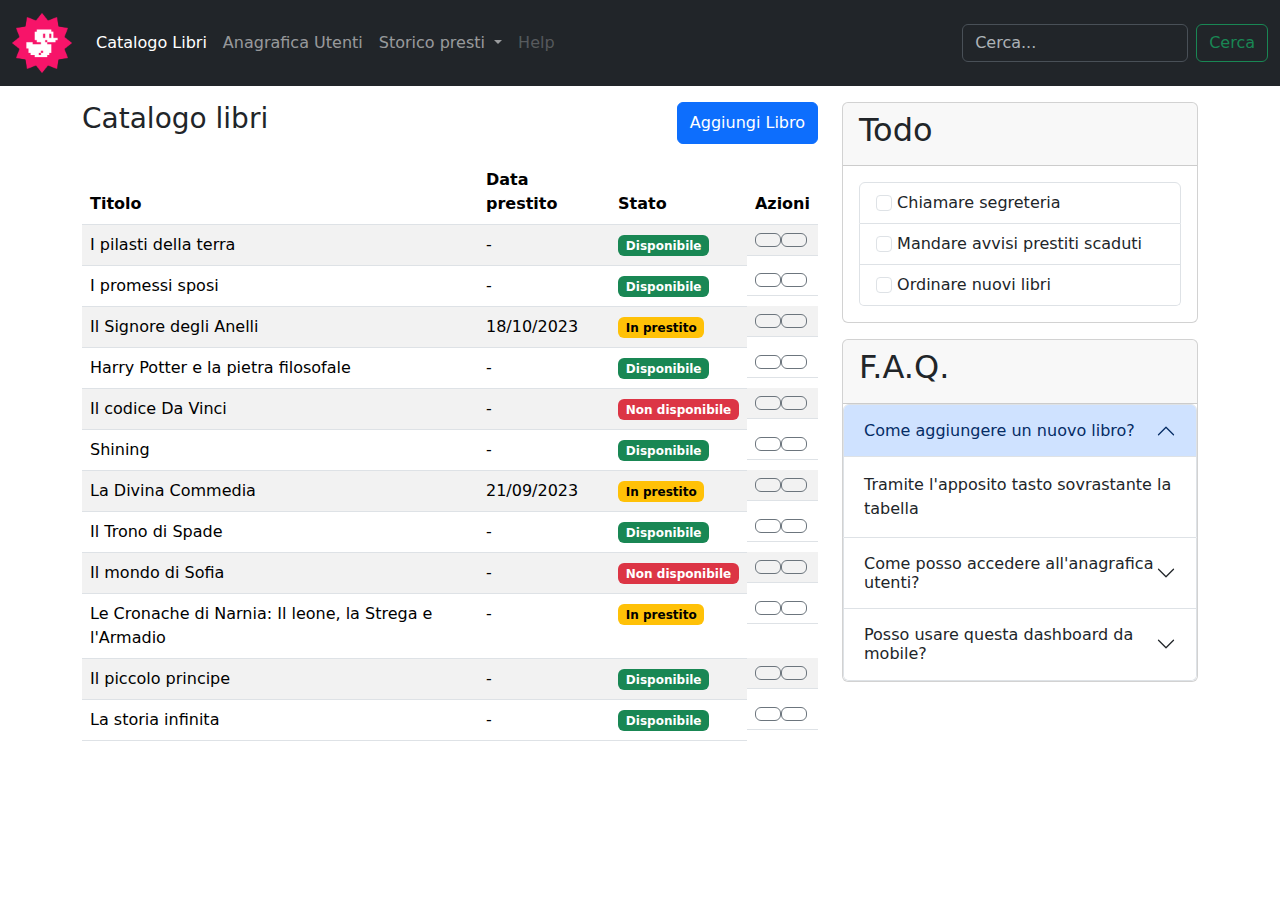
<file: index.html>
<!DOCTYPE html>
<html lang="en">
<head>
    <meta charset="UTF-8">
    <meta name="viewport" content="width=device-width, initial-scale=1.0">

    <link href="https://cdn.jsdelivr.net/npm/bootstrap@5.3.3/dist/css/bootstrap.min.css" rel="stylesheet" integrity="sha384-QWTKZyjpPEjISv5WaRU9OFeRpok6YctnYmDr5pNlyT2bRjXh0JMhjY6hW+ALEwIH" crossorigin="anonymous">
    <script src="https://cdn.jsdelivr.net/npm/bootstrap@5.3.3/dist/js/bootstrap.bundle.min.js" integrity="sha384-YvpcrYf0tY3lHB60NNkmXc5s9fDVZLESaAA55NDzOxhy9GkcIdslK1eN7N6jIeHz" crossorigin="anonymous"></script>
    
    <link rel="stylesheet" href="https://cdnjs.cloudflare.com/ajax/libs/font-awesome/6.6.0/css/all.min.css" integrity="sha512-Kc323vGBEqzTmouAECnVceyQqyqdsSiqLQISBL29aUW4U/M7pSPA/gEUZQqv1cwx4OnYxTxve5UMg5GT6L4JJg==" crossorigin="anonymous" referrerpolicy="no-referrer" />

    <link rel="stylesheet" href="./css/style.css">


    <title>Libreria</title>
</head>
<body>

    <header>
        <nav class="navbar navbar-expand-lg bg-dark" data-bs-theme="dark">
            <div class="container-fluid">
              <a class="navbar-brand" href="#">
                <img src="./img/duck.png" alt="Duck">
              </a>
              <button class="navbar-toggler" type="button" data-bs-toggle="collapse" data-bs-target="#navbarSupportedContent" aria-controls="navbarSupportedContent" aria-expanded="false" aria-label="Toggle navigation">
                <span class="navbar-toggler-icon"></span>
              </button>
              <div class="collapse navbar-collapse" id="navbarSupportedContent">
                <ul class="navbar-nav me-auto mb-2 mb-lg-0">
                  <li class="nav-item">
                    <a class="nav-link active" aria-current="page" href="#">Catalogo Libri</a>
                  </li>
                  <li class="nav-item">
                    <a class="nav-link" href="#">Anagrafica Utenti</a>
                  </li>
                  <li class="nav-item dropdown">
                    <a class="nav-link dropdown-toggle" href="#" role="button" data-bs-toggle="dropdown" aria-expanded="false">
                      Storico presti
                    </a>
                    <ul class="dropdown-menu">
                      <li><a class="dropdown-item" href="#">Action</a></li>
                      <li><a class="dropdown-item" href="#">Another action</a></li>
                      <li><hr class="dropdown-divider"></li>
                      <li><a class="dropdown-item" href="#">Something else here</a></li>
                    </ul>
                  </li>
                  <li class="nav-item">
                    <a class="nav-link disabled" aria-disabled="true">Help</a>
                  </li>
                </ul>
                <form class="d-flex" role="search">
                  <input class="form-control me-2" type="search" placeholder="Cerca..." aria-label="Search">
                  <button class="btn btn-outline-success" type="submit">Cerca</button>
                </form>
              </div>
            </div>
          </nav>
    </header>

    <main>
        <div class="container">
            <div class="row">
                <div class="col-lg-8">
                    <div class="d-flex justify-content-between my-3">
                        <h3>Catalogo libri</h3>                
                        <button type="button" class="btn btn-primary">Aggiungi Libro</button>
                    </div>
                    
                    <!-- Table -->
    
                <table class="table table-striped">
                    <thead>
                        <tr>
                            <th colspan="4">Titolo</th>
                            <th class="d-sm-none d-md-table-cell">Data prestito</th>
                            <th>Stato</th>
                            <th>Azioni</th>
                        </trh
                    </thead>
                    <tbody>
                        <tr>
                            <td colspan="4">I pilasti della terra</td>
                            <td class="d-sm-none d-md-table-cell">-</td>
                            <td><span class="badge text-bg-success">Disponibile</span></td>
                            <td class="d-flex">
                                <button type="button" class="btn btn-outline-secondary">
                                        <i class="fa-solid fa-pencil"></i>
                                </button>
                                <button type="button" class="btn btn-outline-secondary">
                                        <i class="fa-solid fa-trash-can"></i>
                                </button>
                            </td>
                        </tr>
                        <tr>
                            <td colspan="4">I promessi sposi</td>
                            <td class="d-sm-none d-md-table-cell">-</td>
                            <td><span class="badge text-bg-success">Disponibile</span></td>
                            <td class="d-flex">
                                <button type="button" class="btn btn-outline-secondary">
                                    <i class="fa-solid fa-pencil"></i>
                                </button>
                                <button type="button" class="btn btn-outline-secondary">
                                    <i class="fa-solid fa-trash-can"></i>
                                </button>
                            </td>
                        </tr>
                        <tr>
                            <td colspan="4">Il Signore degli Anelli</td>
                            <td class="d-sm-none d-md-table-cell">18/10/2023</td>
                            <td><span class="badge text-bg-warning">In prestito</span></td>
                            <td class="d-flex">
                                <button type="button" class="btn btn-outline-secondary">
                                    <i class="fa-solid fa-pencil"></i>
                                </button>
                                <button type="button" class="btn btn-outline-secondary">
                                    <i class="fa-solid fa-trash-can"></i>
                                </button>
                            </td>
                        </tr>
                        <tr>
                            <td colspan="4">Harry Potter e la pietra filosofale</td>
                            <td class="d-sm-none d-md-table-cell">-</td>
                            <td><span class="badge text-bg-success">Disponibile</span></td>
                            <td class="d-flex">
                                <button type="button" class="btn btn-outline-secondary">
                                    <i class="fa-solid fa-pencil"></i>
                                </button>
                                <button type="button" class="btn btn-outline-secondary">
                                    <i class="fa-solid fa-trash-can"></i>
                                </button>
                            </td>
                        </tr>
                        <tr>
                            <td colspan="4">Il codice Da Vinci</td>
                            <td class="d-sm-none d-md-table-cell">-</td>
                            <td><span class="badge text-bg-danger">Non disponibile</span></td>
                            <td class="d-flex">
                                <button type="button" class="btn btn-outline-secondary">
                                    <i class="fa-solid fa-pencil"></i>
                                </button>
                                <button type="button" class="btn btn-outline-secondary">
                                    <i class="fa-solid fa-trash-can"></i>
                                </button>
                            </td>
                        </tr>
                        <tr>
                            <td colspan="4">Shining</td>
                            <td class="d-sm-none d-md-table-cell">-</td>
                            <td><span class="badge text-bg-success">Disponibile</span></td>
                            <td class="d-flex">
                                <button type="button" class="btn btn-outline-secondary">
                                    <i class="fa-solid fa-pencil"></i>
                                </button>
                                <button type="button" class="btn btn-outline-secondary">
                                    <i class="fa-solid fa-trash-can"></i>
                                </button>
                            </td>
                        </tr>
                        <tr>
                            <td colspan="4">La Divina Commedia</td>
                            <td class="d-sm-none d-md-table-cell">21/09/2023</td>
                            <td><span class="badge text-bg-warning">In prestito</span></td>
                            <td class="d-flex">
                                <button type="button" class="btn btn-outline-secondary">
                                    <i class="fa-solid fa-pencil"></i>
                                </button>
                                <button type="button" class="btn btn-outline-secondary">
                                    <i class="fa-solid fa-trash-can"></i>
                                </button>
                            </td>
                        </tr>
                        <tr>
                            <td colspan="4">Il Trono di Spade</td>
                            <td class="d-sm-none d-md-table-cell">-</td>
                            <td><span class="badge text-bg-success">Disponibile</span></td>
                            <td class="d-flex">
                                <button type="button" class="btn btn-outline-secondary">
                                    <i class="fa-solid fa-pencil"></i>
                                </button>
                                <button type="button" class="btn btn-outline-secondary">
                                    <i class="fa-solid fa-trash-can"></i>
                                </button>
                            </td>
                        </tr>
                        <tr>
                            <td colspan="4">Il mondo di Sofia</td>
                            <td class="d-sm-none d-md-table-cell">-</td>
                            <td><span class="badge text-bg-danger">Non disponibile</span></td>
                            <td class="d-flex">
                                <button type="button" class="btn btn-outline-secondary">
                                    <i class="fa-solid fa-pencil"></i>
                                </button>
                                <button type="button" class="btn btn-outline-secondary">
                                    <i class="fa-solid fa-trash-can"></i>
                                </button>
                            </td>
                        </tr>
                        <tr>
                            <td colspan="4">Le Cronache di Narnia: Il leone, la Strega e l'Armadio</td>
                            <td class="d-sm-none d-md-table-cell">-</td>
                            <td><span class="badge text-bg-warning">In prestito</span></td>
                            <td class="d-flex">
                                <button type="button" class="btn btn-outline-secondary">
                                    <i class="fa-solid fa-pencil"></i>
                                </button>
                                <button type="button" class="btn btn-outline-secondary">
                                    <i class="fa-solid fa-trash-can"></i>
                                </button>
                            </td>
                        </tr>
                        <tr>
                            <td colspan="4">Il piccolo principe</td>
                            <td class="d-sm-none d-md-table-cell">-</td>
                            <td><span class="badge text-bg-success">Disponibile</span></td>
                            <td class="d-flex">
                                <button type="button" class="btn btn-outline-secondary">
                                    <i class="fa-solid fa-pencil"></i>
                                </button>
                                <button type="button" class="btn btn-outline-secondary">
                                    <i class="fa-solid fa-trash-can"></i>
                                </button>
                            </td>
                        </tr>
                        <tr>
                            <td colspan="4">La storia infinita</td>
                            <td class="d-sm-none d-md-table-cell">-</td>
                            <td><span class="badge text-bg-success">Disponibile</span></td>
                            <td class="d-flex">
                                <button type="button" class="btn btn-outline-secondary">
                                    <i class="fa-solid fa-pencil"></i>
                                </button>
                                <button type="button" class="btn btn-outline-secondary">
                                    <i class="fa-solid fa-trash-can"></i>
                                </button>
                            </td>
                        </tr>
                    </tbody>    
                  </table>
                  <!-- ///// -->
                </div>

                <div class="col-sm-12 col-lg-4">
                    <div class="card col-sm-12 col-lg-6 my-3 w-100">
                        <div class="card-header">
                            <h2>Todo</h2>
                        </div>
                        <ul class="list-group p-3">   
                            <li class="list-group-item">
                                <input class="form-check-input position-static" type="checkbox" id="blankCheckbox" value="option1" aria-label="...">
                                    Chiamare segreteria
                            </li>
                            <li class="list-group-item">
                                <input class="form-check-input position-static" type="checkbox" id="blankCheckbox" value="option1" aria-label="...">
                                    Mandare avvisi prestiti scaduti
                            </li>
                            <li class="list-group-item">
                                <input class="form-check-input position-static" type="checkbox" id="blankCheckbox" value="option1" aria-label="...">
                                    Ordinare nuovi libri
                            </li>
                        </ul>              
                    </div>
        
                    <div class="card col-sm-12 col-lg-6 my-3 w-100">
                        <div class="card-header">
                            <h2>F.A.Q.</h2>
                        </div>
                        <div class="accordion" id="accordionExample">
                            <div class="accordion-item">
                                <h2 class="accordion-header" id="headingOne">
                                <button class="accordion-button" type="button" data-bs-toggle="collapse" data-bs-target="#collapseOne" aria-expanded="true" aria-controls="collapseOne">
                                      Come aggiungere un nuovo libro?
                                </button>
                                </h2>
                                <div id="collapseOne" class="accordion-collapse collapse show" aria-labelledby="headingOne" data-bs-parent="#accordionExample">
                                 <div class="accordion-body">
                                      Tramite l'apposito tasto sovrastante la tabella
                                </div>
                                </div>
                            </div>
                            <div class="accordion-item">
                                <h2 class="accordion-header" id="headingTwo">
                                <button class="accordion-button collapsed" type="button" data-bs-toggle="collapse" data-bs-target="#collapseTwo" aria-expanded="false" aria-controls="collapseTwo">
                                      Come posso accedere all'anagrafica utenti?
                                </button>
                                </h2>
                                <div id="collapseTwo" class="accordion-collapse collapse" aria-labelledby="headingTwo" data-bs-parent="#accordionExample">
                                <div class="accordion-body">
                                      Cliccandoci sopra
                                </div>
                                </div>
                            </div>
                            <div class="accordion-item">
                                <h2 class="accordion-header" id="headingThree">
                                    <button class="accordion-button collapsed" type="button" data-bs-toggle="collapse" data-bs-target="#collapseThree" aria-expanded="false" aria-controls="collapseThree">
                                      Posso usare questa dashboard da mobile?
                                </button>
                                </h2>
                                <div id="collapseThree" class="accordion-collapse collapse" aria-labelledby="headingThree" data-bs-parent="#accordionExample">
                                <div class="accordion-body">
                                        Certo
                                </div>
                                </div>
                            </div>
                            </div>
                        </div>
            
                        <!-- ///// -->
                    </div>
            
                </div>

            </div>            
    </main>
    
</body>
</html>
</file>
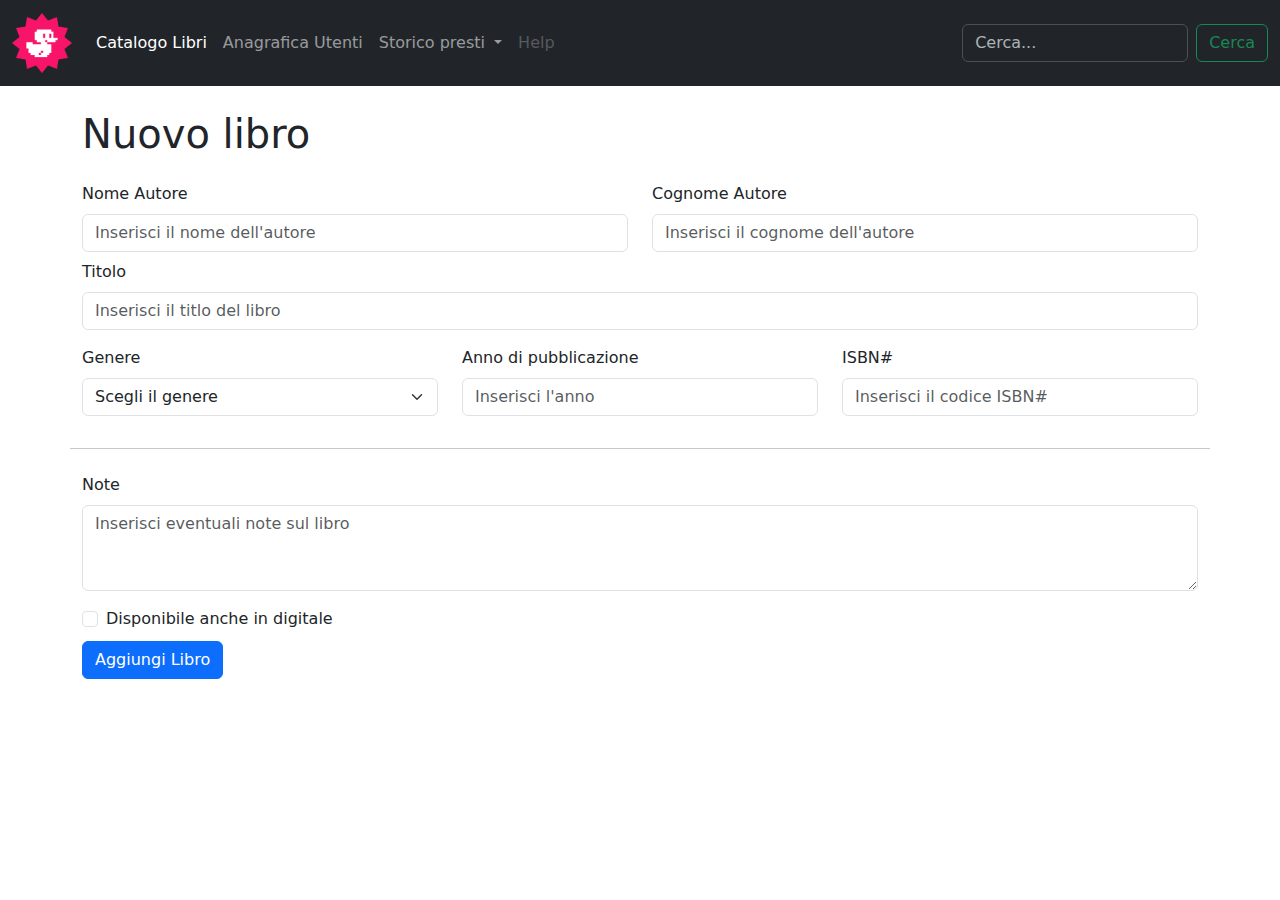
<file: index2.html>
<!DOCTYPE html>
<html lang="en">
<head>
    <meta charset="UTF-8">
    <meta name="viewport" content="width=device-width, initial-scale=1.0">

    <link href="https://cdn.jsdelivr.net/npm/bootstrap@5.3.3/dist/css/bootstrap.min.css" rel="stylesheet" integrity="sha384-QWTKZyjpPEjISv5WaRU9OFeRpok6YctnYmDr5pNlyT2bRjXh0JMhjY6hW+ALEwIH" crossorigin="anonymous">
    <script src="https://cdn.jsdelivr.net/npm/bootstrap@5.3.3/dist/js/bootstrap.bundle.min.js" integrity="sha384-YvpcrYf0tY3lHB60NNkmXc5s9fDVZLESaAA55NDzOxhy9GkcIdslK1eN7N6jIeHz" crossorigin="anonymous"></script>

    <link rel="stylesheet" href="./css/style.css">

    <title>Nuovo libro</title>
</head>

<body>

    <header>
        <nav class="navbar navbar-expand-lg bg-dark" data-bs-theme="dark">
            <div class="container-fluid">
              <a class="navbar-brand" href="#">
                <img src="./img/duck.png" alt="Duck">
              </a>
              <button class="navbar-toggler" type="button" data-bs-toggle="collapse" data-bs-target="#navbarSupportedContent" aria-controls="navbarSupportedContent" aria-expanded="false" aria-label="Toggle navigation">
                <span class="navbar-toggler-icon"></span>
              </button>
              <div class="collapse navbar-collapse" id="navbarSupportedContent">
                <ul class="navbar-nav me-auto mb-2 mb-lg-0">
                  <li class="nav-item">
                    <a class="nav-link active" aria-current="page" href="#">Catalogo Libri</a>
                  </li>
                  <li class="nav-item">
                    <a class="nav-link" href="#">Anagrafica Utenti</a>
                  </li>
                  <li class="nav-item dropdown">
                    <a class="nav-link dropdown-toggle" href="#" role="button" data-bs-toggle="dropdown" aria-expanded="false">
                      Storico presti
                    </a>
                    <ul class="dropdown-menu">
                      <li><a class="dropdown-item" href="#">Action</a></li>
                      <li><a class="dropdown-item" href="#">Another action</a></li>
                      <li><hr class="dropdown-divider"></li>
                      <li><a class="dropdown-item" href="#">Something else here</a></li>
                    </ul>
                  </li>
                  <li class="nav-item">
                    <a class="nav-link disabled" aria-disabled="true">Help</a>
                  </li>
                </ul>
                <form class="d-flex" role="search">
                  <input class="form-control me-2" type="search" placeholder="Cerca..." aria-label="Search">
                  <button class="btn btn-outline-success" type="submit">Cerca</button>
                </form>
              </div>
            </div>
          </nav>
    </header>

    <main>
        <div class="container">
            <div class="row">
                <h1 class="my-4">Nuovo libro</h1>
                
                <div class="col-6">
                    <label class="form-label" for="#">Nome Autore</label>
                    <input class="form-control" type="text" placeholder="Inserisci il nome dell'autore">
                </div>

                <div class="col-6">
                    <label class="form-label" for="#">Cognome Autore</label>
                    <input class="form-control" type="text" placeholder="Inserisci il cognome dell'autore">
                </div>

                <div class="col-12 my-2">
                    <label class="form-label" for="#">Titolo</label>
                    <input class="form-control" type="text" placeholder="Inserisci il titlo del libro">
                </div>

                <div class="col-md-4 col-sm-12 my-2">
                    <label class="form-label" for="#">Genere</label>
                    <select class="form-select" aria-label="Default select example">
                        <option selected>Scegli il genere</option>
                        <option value="1">Narrativa</option>
                        <option value="2">Fantasy</option>
                        <option value="3">Horror</option>
                      </select>
                </div>

                <div class="col-md-4 col-sm-12 my-2">
                    <label class="form-label" for="#">Anno di pubblicazione</label>
                    <input class="form-control" type="text" placeholder="Inserisci l'anno">
                </div>

                <div class="col-md-4 col-sm-12 my-2">
                    <label class="form-label" for="#">ISBN#</label>
                    <input class="form-control" type="text" placeholder="Inserisci il codice ISBN#">
                </div>

                <hr class="my-4">

                <div class="col-12">
                    <div class="mb-3">
                        <label for="exampleFormControlTextarea1" class="form-label">Note</label>
                        <textarea class="form-control" id="exampleFormControlTextarea1" rows="3" placeholder="Inserisci eventuali note sul libro"></textarea>
                      </div>
                      <div class="form-check">
                        <input class="form-check-input" type="checkbox" value="" id="flexCheckDefault">
                        <label class="form-check-label" for="flexCheckDefault">
                          Disponibile anche in digitale
                        </label>
                    </div>
                    <button type="button" class="btn btn-primary my-2">Aggiungi Libro</button>
                </div>
            </div>
        </div>
    </main>
    
</body>
</html>
</file>
<file: css/style.css>
img{
    width: 60px;
}
</file>
